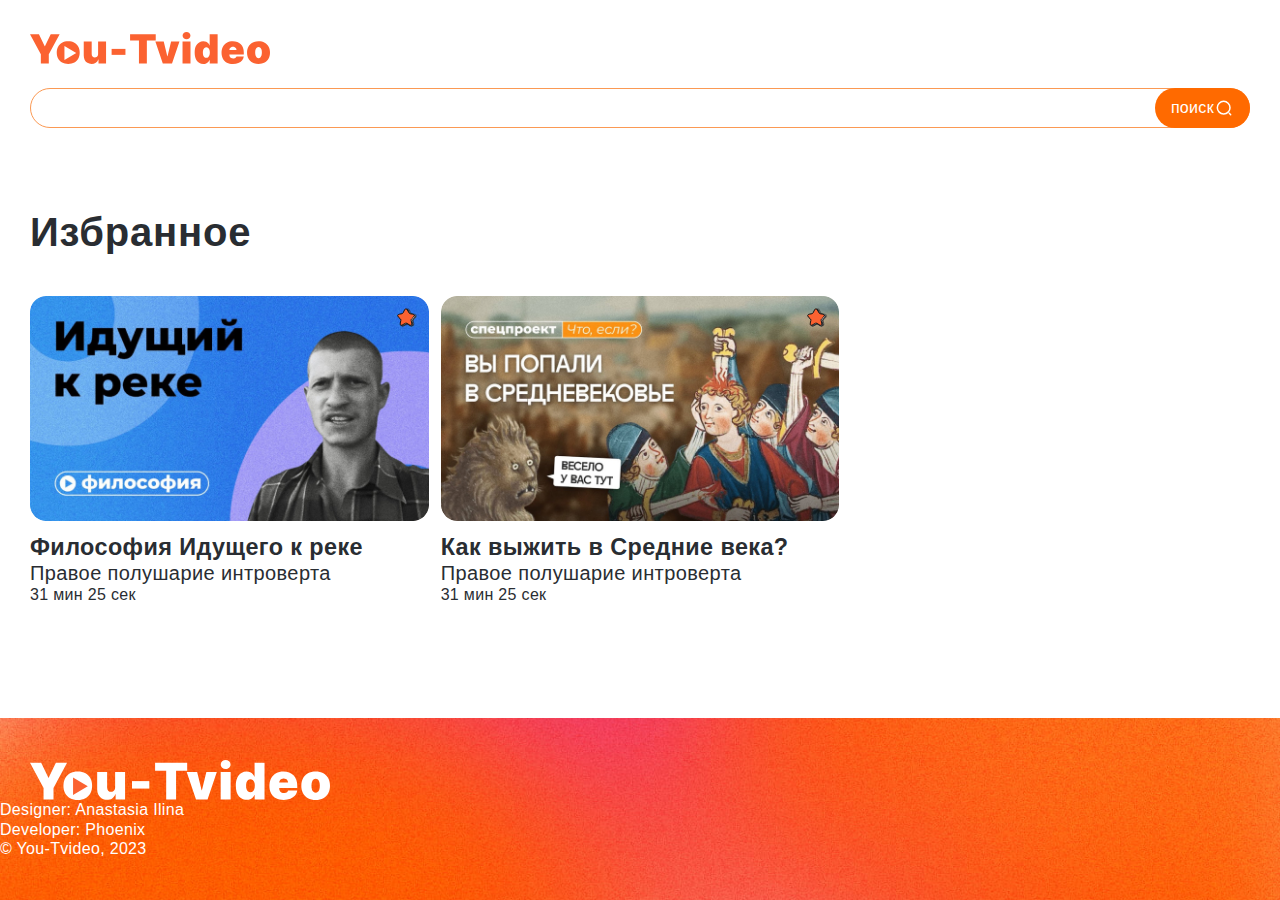
<file: favorite.html>
<!DOCTYPE html>
<html lang="en">

<head>
    <meta charset="UTF-8">
    <meta http-equiv="X-UA-Compatible" content="IE=edge">
    <meta name="viewport" content="width=device-width, initial-scale=1.0">
    <title>You-Tvideo</title>
    <link rel="stylesheet" href="styles/1.css">
    <link rel="stylesheet" href="styles/def.css">
    <script defer src="javascript/1.js"></script>
</head>

<body>
    <header class="header">
        <div class="container header__container">
            <a href="" class="header__link">
                <svg class="header__logo" viewbox="0 0 240 32" role="img" aria-label="logotip of service You-Yvideo">
                        <path d="M228.524 32C226.121 32 224.064 31.526 222.353 30.578C220.642 29.6205 219.33 28.2896 218.417 26.5852C217.504 24.8713 217.048 22.8845 217.048 20.6247C217.048 18.365 217.504 16.383 218.417 14.6786C219.33 12.9647 220.642 11.6337 222.353 10.6858C224.064 9.72827 226.121 9.24951 228.524 9.24951C230.927 9.24951 232.984 9.72827 234.694 10.6858C236.405 11.6337 237.717 12.9647 238.63 14.6786C239.543 16.383 240 18.365 240 20.6247C240 22.8845 239.543 24.8713 238.63 26.5852C237.717 28.2896 236.405 29.6205 234.694 30.578C232.984 31.526 230.927 32 228.524 32ZM228.581 26.14C229.254 26.14 229.836 25.915 230.326 25.4649C230.816 25.0149 231.196 24.3734 231.465 23.5403C231.734 22.7073 231.869 21.7163 231.869 20.5673C231.869 19.4087 231.734 18.4177 231.465 17.5942C231.196 16.7612 230.816 16.1196 230.326 15.6696C229.836 15.2196 229.254 14.9946 228.581 14.9946C227.87 14.9946 227.26 15.2196 226.75 15.6696C226.241 16.1196 225.852 16.7612 225.583 17.5942C225.314 18.4177 225.179 19.4087 225.179 20.5673C225.179 21.7163 225.314 22.7073 225.583 23.5403C225.852 24.3734 226.241 25.0149 226.75 25.4649C227.26 25.915 227.87 26.14 228.581 26.14Z" fill="#FB6231"/>
        <path d="M202.954 32C200.589 32 198.552 31.5499 196.841 30.6499C195.139 29.7402 193.828 28.438 192.905 26.7432C191.992 25.0389 191.535 22.9994 191.535 20.6247C191.535 18.3459 191.997 16.3542 192.919 14.6499C193.842 12.9455 195.144 11.6193 196.826 10.6714C198.508 9.72348 200.493 9.24951 202.781 9.24951C204.453 9.24951 205.967 9.50804 207.322 10.0251C208.677 10.5421 209.836 11.2938 210.797 12.28C211.758 13.2567 212.498 14.444 213.017 15.842C213.536 17.2399 213.796 18.815 213.796 20.5673V22.4057H194.015V18.0395H206.472C206.462 17.4075 206.298 16.8521 205.981 16.3734C205.674 15.8851 205.256 15.5068 204.727 15.2387C204.208 14.9611 203.617 14.8222 202.954 14.8222C202.31 14.8222 201.719 14.9611 201.18 15.2387C200.642 15.5068 200.21 15.8803 199.883 16.359C199.566 16.8378 199.397 17.3979 199.378 18.0395V22.7504C199.378 23.459 199.527 24.0909 199.825 24.6463C200.123 25.2016 200.551 25.6373 201.108 25.9533C201.666 26.2693 202.339 26.4272 203.127 26.4272C203.675 26.4272 204.174 26.3506 204.626 26.1974C205.087 26.0442 205.482 25.824 205.808 25.5368C206.135 25.2399 206.375 24.8857 206.529 24.4739H213.796C213.546 26.0059 212.955 27.3369 212.022 28.4667C211.09 29.587 209.855 30.4584 208.317 31.0807C206.789 31.6935 205.001 32 202.954 32Z" fill="#FB6231"/>
        <path d="M173.379 31.8851C171.803 31.8851 170.351 31.4733 169.025 30.6499C167.708 29.8264 166.651 28.5769 165.853 26.9012C165.065 25.2256 164.671 23.1143 164.671 20.5673C164.671 17.9054 165.084 15.7414 165.911 14.0754C166.747 12.4093 167.824 11.1885 169.14 10.4129C170.467 9.63732 171.86 9.24953 173.321 9.24953C174.417 9.24953 175.378 9.44103 176.205 9.82404C177.031 10.1975 177.724 10.7002 178.281 11.3321C178.838 11.9545 179.261 12.6391 179.55 13.386H179.665V2.18311H187.623V31.5978H179.723V27.9784H179.55C179.242 28.7253 178.8 29.3955 178.223 29.9892C177.656 30.5733 176.964 31.0377 176.147 31.3824C175.34 31.7175 174.417 31.8851 173.379 31.8851ZM176.32 25.7953C177.051 25.7953 177.675 25.5847 178.194 25.1633C178.723 24.7325 179.127 24.1292 179.406 23.3537C179.694 22.5685 179.838 21.6397 179.838 20.5673C179.838 19.4757 179.694 18.5422 179.406 17.7666C179.127 16.9814 178.723 16.383 178.194 15.9713C177.675 15.5499 177.051 15.3393 176.32 15.3393C175.59 15.3393 174.965 15.5499 174.446 15.9713C173.937 16.383 173.542 16.9814 173.264 17.7666C172.995 18.5422 172.86 19.4757 172.86 20.5673C172.86 21.6589 172.995 22.5972 173.264 23.3824C173.542 24.158 173.937 24.7564 174.446 25.1777C174.965 25.5894 175.59 25.7953 176.32 25.7953Z" fill="#FB6231"/>
        <path d="M152.538 31.5978V9.5368H160.496V31.5978H152.538ZM156.517 7.23878C155.441 7.23878 154.518 6.8845 153.749 6.17594C152.98 5.46738 152.595 4.6152 152.595 3.61939C152.595 2.62358 152.98 1.77139 153.749 1.06283C154.518 0.354278 155.441 0 156.517 0C157.603 0 158.526 0.354278 159.285 1.06283C160.054 1.77139 160.439 2.62358 160.439 3.61939C160.439 4.6152 160.054 5.46738 159.285 6.17594C158.526 6.8845 157.603 7.23878 156.517 7.23878Z" fill="#FB6231"/>
        <path d="M149.462 9.53687L142.023 31.5979H132.796L125.357 9.53687H133.719L137.294 24.1293H137.525L141.1 9.53687H149.462Z" fill="#FB6231"/>
        <path d="M100.075 8.61757V2.18311H125.738V8.61757H116.857V31.5978H108.956V8.61757H100.075Z" fill="#FB6231"/>
        <path d="M95.4494 16.8905V22.8654H81.6087V16.8905H95.4494Z" fill="#FB6231"/>
        <path d="M68.0987 21.9462V9.53687H76.0571V31.5979H68.5024V27.404H68.2717C67.7911 28.8115 66.9501 29.9127 65.7487 30.7074C64.5472 31.4926 63.1199 31.8852 61.4667 31.8852C59.9193 31.8852 58.564 31.5309 57.401 30.8223C56.2476 30.1138 55.349 29.1371 54.705 27.8923C54.0706 26.6476 53.7486 25.2209 53.739 23.6123V9.53687H61.6974V21.9462C61.707 23.0378 61.9857 23.8947 62.5336 24.5171C63.0911 25.1395 63.8696 25.4507 64.8692 25.4507C65.5324 25.4507 66.1043 25.3118 66.5849 25.0342C67.0751 24.7469 67.4499 24.3448 67.7094 23.8277C67.9786 23.3011 68.1083 22.6739 68.0987 21.9462Z" fill="#FB6231"/>
        <path d="M38.2214 32C35.8185 32 33.7616 31.526 32.0507 30.578C30.3399 29.6205 29.0279 28.2896 28.1148 26.5852C27.2017 24.8713 26.7452 22.8845 26.7452 20.6247C26.7452 18.365 27.2017 16.383 28.1148 14.6786C29.0279 12.9647 30.3399 11.6337 32.0507 10.6858C33.7616 9.72827 35.8185 9.24951 38.2214 9.24951C40.6242 9.24951 42.6811 9.72827 44.392 10.6858C46.1028 11.6337 47.4148 12.9647 48.3279 14.6786C49.241 16.383 49.6976 18.365 49.6976 20.6247C49.6976 22.8845 49.241 24.8713 48.3279 26.5852C47.4148 28.2896 46.1028 29.6205 44.392 30.578C42.6811 31.526 40.6242 32 38.2214 32Z" fill="#FB6231"/>
        <path d="M0 2.18311H8.93875L14.7057 14.1328H14.9364L20.7033 2.18311H29.642L18.8002 22.3483V31.5978H10.8418V22.3483L0 2.18311Z" fill="#FB6231"/>
        <path d="M46.2295 21L34.4262 27.9282V14.0718L46.2295 21Z" fill="white"/>
    
                </svg>
            </a>
            <!-- <a class="header__link header__link_favorite" href="/favorite.html">Избранное</a> -->
        </div>
    </header>

    <main>
        <section class="search">
            <div class="container">
                <form class="search__form">
                    <input type="search" class="search__input">
                    <button class="search__btn" type="submit">
                        <span>поиск</span>
                        <svg class="search__icon">    <path d="M9.66671 16C13.1645 16 16 13.1644 16 9.66665C16 6.16884 13.1645 3.33331 9.66671 3.33331C6.1689 3.33331 3.33337 6.16884 3.33337 9.66665C3.33337 13.1644 6.1689 16 9.66671 16Z" stroke="white" stroke-width="1.5" stroke-linecap="round" stroke-linejoin="round"/>
        <path d="M16.6667 16.6666L15.3334 15.3333" stroke="white" stroke-width="1.5" stroke-linecap="round" stroke-linejoin="round"/>
    
                        </svg>
                    </button>
                </form>
            </div>
        </section>
        <section class="video-list">
            <div class="container">
                <h2 class="video-list__title">Избранное</h2>

                <ul class="video-list__items">
                    <li class="video-list__item">
                        <article class="video-card">
                            <a href="" class="video-card__link">
                                <img src="img/1.jpg" alt="Превью видео Философия Идущего к реке" class="video-card__thumbnail">

                                <h3 class="video-card__title">Философия Идущего к реке</h3>

                                <p class="video-card__channel">Правое полушарие интроверта</p>

                                <p class="video-card__duration">31 мин 25 сек</p>
                            </a>
                            <button class="video-card__favorite" type="button" aria-label="Добавить в избранное, Философия Идущего к реке">
                                <svg class="search__icon">
                                        <path d="M11.4417 2.92495L12.9084 5.85828C13.1084 6.26662 13.6417 6.65828 14.0917 6.73328L16.75 7.17495C18.45 7.45828 18.85 8.69162 17.625 9.90828L15.5584 11.975C15.2084 12.325 15.0167 13 15.125 13.4833L15.7167 16.0416C16.1834 18.0666 15.1084 18.85 13.3167 17.7916L10.825 16.3166C10.375 16.05 9.63338 16.05 9.17505 16.3166L6.68338 17.7916C4.90005 18.85 3.81671 18.0583 4.28338 16.0416L4.87505 13.4833C4.98338 13 4.79171 12.325 4.44171 11.975L2.37505 9.90828C1.15838 8.69162 1.55005 7.45828 3.25005 7.17495L5.90838 6.73328C6.35005 6.65828 6.88338 6.26662 7.08338 5.85828L8.55005 2.92495C9.35005 1.33328 10.65 1.33328 11.4417 2.92495Z" stroke="#292D32" stroke-linecap="round" stroke-linejoin="round"/>
    
                                        <path d="M10.4417 1.925L11.9083 4.85833C12.1083 5.26666 12.6417 5.65833 13.0917 5.73333L15.75 6.175C17.45 6.45833 17.85 7.69166 16.625 8.90833L14.5583 10.975C14.2083 11.325 14.0167 12 14.125 12.4833L14.7167 15.0417C15.1833 17.0667 14.1083 17.85 12.3167 16.7917L9.82499 15.3167C9.37499 15.05 8.63332 15.05 8.17499 15.3167L5.68332 16.7917C3.89999 17.85 2.81665 17.0583 3.28332 15.0417L3.87499 12.4833C3.98332 12 3.79165 11.325 3.44165 10.975L1.37499 8.90833C0.158319 7.69166 0.549985 6.45833 2.24999 6.175L4.90832 5.73333C5.34999 5.65833 5.88332 5.26666 6.08332 4.85833L7.54999 1.925C8.34999 0.33333 9.64998 0.33333 10.4417 1.925Z" fill="#FB6231" stroke="#151515" stroke-linecap="round" stroke-linejoin="round"/>
    
                                </svg>
                            </button>
                        </article>
                    </li>
                    <li class="video-list__item">
                        <article class="video-card">
                            <a href="" class="video-card__link">
                                <img src="img/2.jpg" alt="Превью видео Как выжить в Средние века?" class="video-card__thumbnail">

                                <h3 class="video-card__title">Как выжить в Средние века?</h3>

                                <p class="video-card__channel">Правое полушарие интроверта</p>

                                <p class="video-card__duration">31 мин 25 сек</p>
                            </a>
                            <button class="video-card__favorite" type="button" aria-label="Добавить в избранное, Как выжить в Средние века?">
                                <svg class="video-card__icon">
                                        <path d="M11.4417 2.92495L12.9084 5.85828C13.1084 6.26662 13.6417 6.65828 14.0917 6.73328L16.75 7.17495C18.45 7.45828 18.85 8.69162 17.625 9.90828L15.5584 11.975C15.2084 12.325 15.0167 13 15.125 13.4833L15.7167 16.0416C16.1834 18.0666 15.1084 18.85 13.3167 17.7916L10.825 16.3166C10.375 16.05 9.63338 16.05 9.17505 16.3166L6.68338 17.7916C4.90005 18.85 3.81671 18.0583 4.28338 16.0416L4.87505 13.4833C4.98338 13 4.79171 12.325 4.44171 11.975L2.37505 9.90828C1.15838 8.69162 1.55005 7.45828 3.25005 7.17495L5.90838 6.73328C6.35005 6.65828 6.88338 6.26662 7.08338 5.85828L8.55005 2.92495C9.35005 1.33328 10.65 1.33328 11.4417 2.92495Z" stroke="#292D32" stroke-linecap="round" stroke-linejoin="round"/>
    
                                        <path d="M10.4417 1.925L11.9083 4.85833C12.1083 5.26666 12.6417 5.65833 13.0917 5.73333L15.75 6.175C17.45 6.45833 17.85 7.69166 16.625 8.90833L14.5583 10.975C14.2083 11.325 14.0167 12 14.125 12.4833L14.7167 15.0417C15.1833 17.0667 14.1083 17.85 12.3167 16.7917L9.82499 15.3167C9.37499 15.05 8.63332 15.05 8.17499 15.3167L5.68332 16.7917C3.89999 17.85 2.81665 17.0583 3.28332 15.0417L3.87499 12.4833C3.98332 12 3.79165 11.325 3.44165 10.975L1.37499 8.90833C0.158319 7.69166 0.549985 6.45833 2.24999 6.175L4.90832 5.73333C5.34999 5.65833 5.88332 5.26666 6.08332 4.85833L7.54999 1.925C8.34999 0.33333 9.64998 0.33333 10.4417 1.925Z" fill="#FB6231" stroke="#151515" stroke-linecap="round" stroke-linejoin="round"/>
    
                                </svg>
                            </button>
                        </article>
                    </li>
                </ul>
            </div>
        </section>


    </main>

    <footer class="footer">
        <div class="container footer__container">
            <a href="" class="footer__link">
                <svg class="footer__logo" viewbox="0 0 360 48" role="img" aria-label="logotip of service You-Yvideo">
                    <path d="M342.786 48C339.181 48 336.096 47.2891 333.53 45.8672C330.963 44.4309 328.995 42.4345 327.626 39.878C326.256 37.3071 325.571 34.3268 325.571 30.9372C325.571 27.5476 326.256 24.5746 327.626 22.018C328.995 19.4471 330.963 17.4507 333.53 16.0288C336.096 14.5925 339.181 13.8744 342.786 13.8744C346.39 13.8744 349.475 14.5925 352.041 16.0288C354.608 17.4507 356.576 19.4471 357.945 22.018C359.315 24.5746 360 27.5476 360 30.9372C360 34.3268 359.315 37.3071 357.945 39.878C356.576 42.4345 354.608 44.4309 352.041 45.8672C349.475 47.2891 346.39 48 342.786 48ZM342.872 39.2101C343.881 39.2101 344.754 38.8726 345.489 38.1975C346.224 37.5225 346.794 36.5602 347.197 35.3106C347.601 34.0611 347.803 32.5746 347.803 30.851C347.803 29.1132 347.601 27.6266 347.197 26.3914C346.794 25.1419 346.224 24.1796 345.489 23.5045C344.754 22.8295 343.881 22.492 342.872 22.492C341.805 22.492 340.89 22.8295 340.126 23.5045C339.361 24.1796 338.778 25.1419 338.374 26.3914C337.97 27.6266 337.768 29.1132 337.768 30.851C337.768 32.5746 337.97 34.0611 338.374 35.3106C338.778 36.5602 339.361 37.5225 340.126 38.1975C340.89 38.8726 341.805 39.2101 342.872 39.2101Z" fill="white"/>
        <path d="M304.431 48C300.884 48 297.827 47.325 295.261 45.9749C292.709 44.6105 290.741 42.6571 289.357 40.115C287.988 37.5584 287.303 34.4992 287.303 30.9372C287.303 27.5189 287.995 24.5315 289.379 21.9749C290.763 19.4184 292.716 17.4291 295.239 16.0072C297.763 14.5853 300.74 13.8744 304.171 13.8744C306.68 13.8744 308.95 14.2622 310.983 15.0378C313.016 15.8133 314.753 16.9408 316.195 18.4202C317.637 19.8852 318.747 21.6661 319.525 23.7631C320.304 25.86 320.693 28.2227 320.693 30.851V33.6087H291.022V27.0593H309.707C309.693 26.1114 309.448 25.2783 308.972 24.5602C308.511 23.8277 307.883 23.2604 307.091 22.8582C306.312 22.4417 305.425 22.2335 304.431 22.2335C303.465 22.2335 302.578 22.4417 301.771 22.8582C300.963 23.2604 300.314 23.8205 299.824 24.5387C299.348 25.2568 299.096 26.097 299.067 27.0593V34.1257C299.067 35.1886 299.291 36.1365 299.738 36.9695C300.185 37.8026 300.826 38.4561 301.662 38.93C302.499 39.404 303.508 39.641 304.69 39.641C305.512 39.641 306.262 39.5261 306.939 39.2963C307.631 39.0665 308.222 38.7361 308.712 38.3053C309.203 37.86 309.563 37.3286 309.794 36.711H320.693C320.318 39.009 319.432 41.0054 318.033 42.7002C316.635 44.3807 314.782 45.6877 312.475 46.6212C310.183 47.5404 307.501 48 304.431 48Z" fill="white"/>
        <path d="M260.068 47.8276C257.704 47.8276 255.527 47.21 253.537 45.9748C251.562 44.7396 249.976 42.8653 248.78 40.3518C247.597 37.8384 247.006 34.6714 247.006 30.8509C247.006 26.8581 247.626 23.6122 248.866 21.1131C250.12 18.614 251.735 16.7827 253.71 15.6194C255.7 14.456 257.791 13.8743 259.982 13.8743C261.626 13.8743 263.067 14.1615 264.307 14.7361C265.547 15.2962 266.585 16.0502 267.421 16.9982C268.257 17.9317 268.892 18.9587 269.324 20.079H269.497V3.27466H281.435V47.3967H269.584V41.9676H269.324C268.863 43.0879 268.2 44.0933 267.335 44.9838C266.484 45.8599 265.446 46.5565 264.221 47.0736C263.01 47.5763 261.626 47.8276 260.068 47.8276ZM264.48 38.693C265.576 38.693 266.513 38.377 267.292 37.745C268.084 37.0987 268.69 36.1939 269.108 35.0305C269.541 33.8527 269.757 32.4596 269.757 30.8509C269.757 29.2136 269.541 27.8132 269.108 26.6499C268.69 25.4721 268.084 24.5745 267.292 23.9569C266.513 23.3249 265.576 23.0089 264.48 23.0089C263.384 23.0089 262.447 23.3249 261.669 23.9569C260.905 24.5745 260.314 25.4721 259.895 26.6499C259.492 27.8132 259.29 29.2136 259.29 30.8509C259.29 32.4883 259.492 33.8958 259.895 35.0736C260.314 36.2369 260.905 37.1346 261.669 37.7666C262.447 38.3842 263.384 38.693 264.48 38.693Z" fill="white"/>
        <path d="M228.807 47.3968V14.3052H240.744V47.3968H228.807ZM234.775 10.8582C233.161 10.8582 231.777 10.3267 230.623 9.26391C229.47 8.20107 228.893 6.9228 228.893 5.42908C228.893 3.93537 229.47 2.65709 230.623 1.59425C231.777 0.531417 233.161 0 234.775 0C236.405 0 237.789 0.531417 238.928 1.59425C240.081 2.65709 240.658 3.93537 240.658 5.42908C240.658 6.9228 240.081 8.20107 238.928 9.26391C237.789 10.3267 236.405 10.8582 234.775 10.8582Z" fill="white"/>
        <path d="M224.193 14.3053L213.034 47.3968H199.194L188.035 14.3053H200.578L205.941 36.194H206.287L211.65 14.3053H224.193Z" fill="white"/>
        <path d="M150.112 12.9264V3.27466H188.607V12.9264H175.285V47.3967H163.434V12.9264H150.112Z" fill="white"/>
        <path d="M143.174 25.3357V34.298H122.413V25.3357H143.174Z" fill="white"/>
        <path d="M102.148 32.9193V14.3053H114.085V47.3969H102.753V41.106H102.407C101.687 43.2173 100.425 44.869 98.6229 46.0611C96.8207 47.2389 94.6797 47.8277 92.1999 47.8277C89.8787 47.8277 87.8459 47.2963 86.1014 46.2335C84.3713 45.1706 83.0233 43.7056 82.0573 41.8385C81.1058 39.9714 80.6228 37.8313 80.6084 35.4184V14.3053H92.546V32.9193C92.5604 34.5566 92.9785 35.8421 93.8003 36.7757C94.6365 37.7092 95.8043 38.176 97.3037 38.176C98.2985 38.176 99.1563 37.9678 99.8772 37.5513C100.612 37.1204 101.175 36.5171 101.564 35.7416C101.968 34.9516 102.162 34.0109 102.148 32.9193Z" fill="white"/>
        <path d="M57.332 48C53.7276 48 50.6423 47.2891 48.076 45.8672C45.5098 44.4309 43.5418 42.4345 42.1721 39.878C40.8025 37.3071 40.1177 34.3268 40.1177 30.9372C40.1177 27.5476 40.8025 24.5746 42.1721 22.018C43.5418 19.4471 45.5098 17.4507 48.076 16.0288C50.6423 14.5925 53.7276 13.8744 57.332 13.8744C60.9363 13.8744 64.0216 14.5925 66.5879 16.0288C69.1542 17.4507 71.1222 19.4471 72.4918 22.018C73.8614 24.5746 74.5463 27.5476 74.5463 30.9372C74.5463 34.3268 73.8614 37.3071 72.4918 39.878C71.1222 42.4345 69.1542 44.4309 66.5879 45.8672C64.0216 47.2891 60.9363 48 57.332 48Z" fill="white"/>
        <path d="M0 3.27466H13.4081L22.0585 21.1992H22.4045L31.0549 3.27466H44.4631L28.2003 33.5224V47.3967H16.2628V33.5224L0 3.27466Z" fill="white"/>
        <path d="M69.3442 31.5L51.6393 41.8923V21.1077L69.3442 31.5Z" fill="#FB6231"/>
    
                </svg>
            </a>

        </div>
        <ul class="footers__developers">
            <li class="footers__developers-item">
                Designer: <a class="footers__developers-link" href="http://t.me/noone" target="_blank" rel="noopener">Anastasia Ilina </a>
            </li>
            <li class="footers__developers-item">
                Developer: <a class="footers__developers-link" href="http://t.me/noone" target="_blank" rel="noopener">Phoenix</a>
            </li>
        </ul>
        <p class="footer__copyright">© You-Tvideo, 2023 </p>
    </footer>





</body>

</html>
</file>
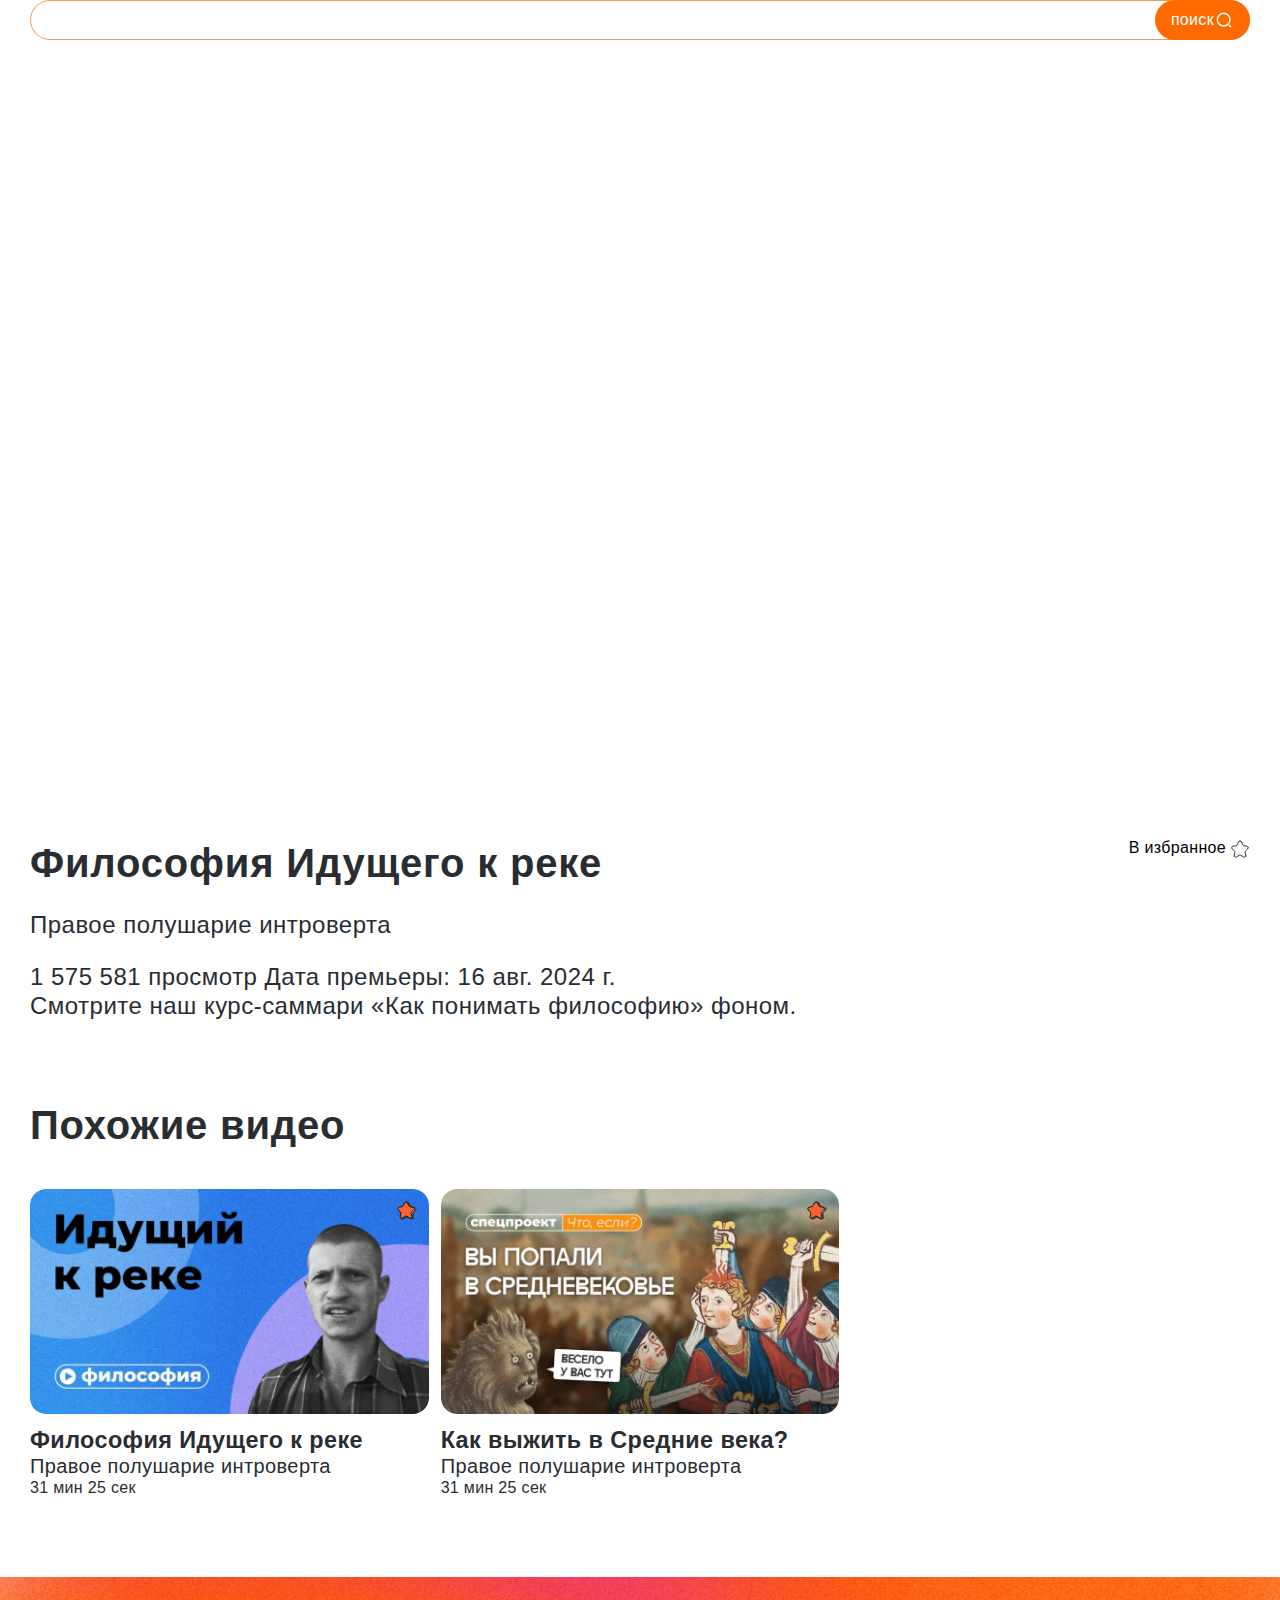
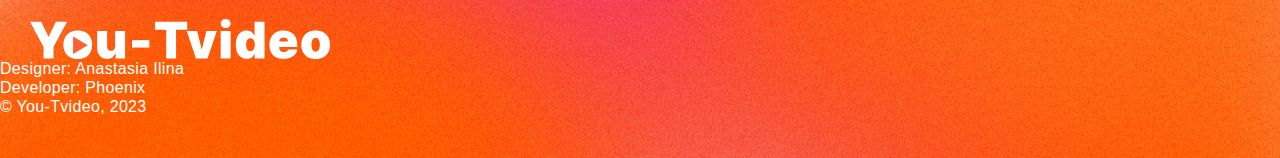
<file: video.html>
<!DOCTYPE html>
<html lang="en">

<head>
    <meta charset="UTF-8">
    <meta http-equiv="X-UA-Compatible" content="IE=edge">
    <meta name="viewport" content="width=device-width, initial-scale=1.0">
    <title>You-Tvideo</title>
    <link rel="stylesheet" href="styles/1.css">
    <link rel="stylesheet" href="styles/def.css">
    <script defer src="javascript/1.js"></script>
</head>

<body>


    <main>
        <section class="search">
            <div class="container">
                <form class="search__form">
                    <input type="search" class="search__input">
                    <button class="search__btn" type="submit">
                        <span>поиск</span>
                        <svg class="search__icon">    <path d="M9.66671 16C13.1645 16 16 13.1644 16 9.66665C16 6.16884 13.1645 3.33331 9.66671 3.33331C6.1689 3.33331 3.33337 6.16884 3.33337 9.66665C3.33337 13.1644 6.1689 16 9.66671 16Z" stroke="white" stroke-width="1.5" stroke-linecap="round" stroke-linejoin="round"/>
        <path d="M16.6667 16.6666L15.3334 15.3333" stroke="white" stroke-width="1.5" stroke-linecap="round" stroke-linejoin="round"/>
    
                        </svg>
                    </button>
                </form>
            </div>
        </section>

        <section class="video">
            <div class="container">
                <div class="video__player">
                    <iframe class="video__iframe" src="https://www.youtube.com/embed/GNbcn5fr3K8" frameborder="0" allowfullscreen allow="accelerometer; autoplay; clipboard-write; encrypted-media; gyroscope; picture-in-picture; web-share"></iframe>
                </div>
                <div class="video__container">
                    <div class="video__content">

                        <h2 class="video__title">Философия Идущего к реке</h2>

                        <p class="video__channel">Правое полушарие интроверта</p>

                        <p class="video__info">
                            <span class="video__views">1 575 581 просмотр</span>
                            <span class="video__date">Дата премьеры: 16 авг. 2024 г.</span>
                        </p>
                        <p class="video__description">Смотрите наш курс-саммари «Как понимать философию» фоном.</p>
                    </div>

                    <button class="video__link favorite" href="/favorite.html">
                        <span class="video__no-favorite">B избранное</span>
                        <span class="video__favorite">Избранное</span>
                        <svg class="video__icon">
                                <path d="M11.4417 2.92495L12.9084 5.85828C13.1084 6.26662 13.6417 6.65828 14.0917 6.73328L16.75 7.17495C18.45 7.45828 18.85 8.69162 17.625 9.90828L15.5584 11.975C15.2084 12.325 15.0167 13 15.125 13.4833L15.7167 16.0416C16.1834 18.0666 15.1084 18.85 13.3167 17.7916L10.825 16.3166C10.375 16.05 9.63338 16.05 9.17505 16.3166L6.68338 17.7916C4.90005 18.85 3.81671 18.0583 4.28338 16.0416L4.87505 13.4833C4.98338 13 4.79171 12.325 4.44171 11.975L2.37505 9.90828C1.15838 8.69162 1.55005 7.45828 3.25005 7.17495L5.90838 6.73328C6.35005 6.65828 6.88338 6.26662 7.08338 5.85828L8.55005 2.92495C9.35005 1.33328 10.65 1.33328 11.4417 2.92495Z" stroke="#292D32" stroke-linecap="round" stroke-linejoin="round"/>
    
                        </svg>
                    </button>
                </div>
            </div>
        </section>

        <section class="video-list">
            <div class="container">
                <h2 class="video-list__title">Похожие видео</h2>

                <ul class="video-list__items">
                    <li class="video-list__item">
                        <article class="video-card">
                            <a href="" class="video-card__link">
                                <img src="img/1.jpg" alt="Превью видео Философия Идущего к реке" class="video-card__thumbnail">

                                <h3 class="video-card__title">Философия Идущего к реке</h3>

                                <p class="video-card__channel">Правое полушарие интроверта</p>

                                <p class="video-card__duration">31 мин 25 сек</p>
                            </a>
                            <button class="video-card__favorite" type="button" aria-label="Добавить в избранное, Философия Идущего к реке">
                                <svg class="video-card__icon">
                                        <path d="M11.4417 2.92495L12.9084 5.85828C13.1084 6.26662 13.6417 6.65828 14.0917 6.73328L16.75 7.17495C18.45 7.45828 18.85 8.69162 17.625 9.90828L15.5584 11.975C15.2084 12.325 15.0167 13 15.125 13.4833L15.7167 16.0416C16.1834 18.0666 15.1084 18.85 13.3167 17.7916L10.825 16.3166C10.375 16.05 9.63338 16.05 9.17505 16.3166L6.68338 17.7916C4.90005 18.85 3.81671 18.0583 4.28338 16.0416L4.87505 13.4833C4.98338 13 4.79171 12.325 4.44171 11.975L2.37505 9.90828C1.15838 8.69162 1.55005 7.45828 3.25005 7.17495L5.90838 6.73328C6.35005 6.65828 6.88338 6.26662 7.08338 5.85828L8.55005 2.92495C9.35005 1.33328 10.65 1.33328 11.4417 2.92495Z" stroke="#292D32" stroke-linecap="round" stroke-linejoin="round"/>
    
                                        <path d="M10.4417 1.925L11.9083 4.85833C12.1083 5.26666 12.6417 5.65833 13.0917 5.73333L15.75 6.175C17.45 6.45833 17.85 7.69166 16.625 8.90833L14.5583 10.975C14.2083 11.325 14.0167 12 14.125 12.4833L14.7167 15.0417C15.1833 17.0667 14.1083 17.85 12.3167 16.7917L9.82499 15.3167C9.37499 15.05 8.63332 15.05 8.17499 15.3167L5.68332 16.7917C3.89999 17.85 2.81665 17.0583 3.28332 15.0417L3.87499 12.4833C3.98332 12 3.79165 11.325 3.44165 10.975L1.37499 8.90833C0.158319 7.69166 0.549985 6.45833 2.24999 6.175L4.90832 5.73333C5.34999 5.65833 5.88332 5.26666 6.08332 4.85833L7.54999 1.925C8.34999 0.33333 9.64998 0.33333 10.4417 1.925Z" fill="#FB6231" stroke="#151515" stroke-linecap="round" stroke-linejoin="round"/>
    
                                </svg>
                            </button>
                        </article>
                    </li>
                    <li class="video-list__item">
                        <article class="video-card">
                            <a href="" class="video-card__link">
                                <img src="img/2.jpg" alt="Превью видео Как выжить в Средние века?" class="video-card__thumbnail">

                                <h3 class="video-card__title">Как выжить в Средние века?</h3>

                                <p class="video-card__channel">Правое полушарие интроверта</p>

                                <p class="video-card__duration">31 мин 25 сек</p>
                            </a>
                            <button class="video-card__favorite" type="button" aria-label="Добавить в избранное, Как выжить в Средние века?">
                                <svg class="video-card__icon">
                                        <path d="M11.4417 2.92495L12.9084 5.85828C13.1084 6.26662 13.6417 6.65828 14.0917 6.73328L16.75 7.17495C18.45 7.45828 18.85 8.69162 17.625 9.90828L15.5584 11.975C15.2084 12.325 15.0167 13 15.125 13.4833L15.7167 16.0416C16.1834 18.0666 15.1084 18.85 13.3167 17.7916L10.825 16.3166C10.375 16.05 9.63338 16.05 9.17505 16.3166L6.68338 17.7916C4.90005 18.85 3.81671 18.0583 4.28338 16.0416L4.87505 13.4833C4.98338 13 4.79171 12.325 4.44171 11.975L2.37505 9.90828C1.15838 8.69162 1.55005 7.45828 3.25005 7.17495L5.90838 6.73328C6.35005 6.65828 6.88338 6.26662 7.08338 5.85828L8.55005 2.92495C9.35005 1.33328 10.65 1.33328 11.4417 2.92495Z" stroke="#292D32" stroke-linecap="round" stroke-linejoin="round"/>
    
                                        <path d="M10.4417 1.925L11.9083 4.85833C12.1083 5.26666 12.6417 5.65833 13.0917 5.73333L15.75 6.175C17.45 6.45833 17.85 7.69166 16.625 8.90833L14.5583 10.975C14.2083 11.325 14.0167 12 14.125 12.4833L14.7167 15.0417C15.1833 17.0667 14.1083 17.85 12.3167 16.7917L9.82499 15.3167C9.37499 15.05 8.63332 15.05 8.17499 15.3167L5.68332 16.7917C3.89999 17.85 2.81665 17.0583 3.28332 15.0417L3.87499 12.4833C3.98332 12 3.79165 11.325 3.44165 10.975L1.37499 8.90833C0.158319 7.69166 0.549985 6.45833 2.24999 6.175L4.90832 5.73333C5.34999 5.65833 5.88332 5.26666 6.08332 4.85833L7.54999 1.925C8.34999 0.33333 9.64998 0.33333 10.4417 1.925Z" fill="#FB6231" stroke="#151515" stroke-linecap="round" stroke-linejoin="round"/>
    
                                </svg>
                            </button>
                        </article>
                    </li>
                </ul>
            </div>
        </section>


    </main>

    <footer class="footer">
        <div class="container footer__container">
            <a href="" class="footer__link">
                <svg class="footer__logo" viewbox="0 0 360 48" role="img" aria-label="logotip of service You-Yvideo">
                    <path d="M342.786 48C339.181 48 336.096 47.2891 333.53 45.8672C330.963 44.4309 328.995 42.4345 327.626 39.878C326.256 37.3071 325.571 34.3268 325.571 30.9372C325.571 27.5476 326.256 24.5746 327.626 22.018C328.995 19.4471 330.963 17.4507 333.53 16.0288C336.096 14.5925 339.181 13.8744 342.786 13.8744C346.39 13.8744 349.475 14.5925 352.041 16.0288C354.608 17.4507 356.576 19.4471 357.945 22.018C359.315 24.5746 360 27.5476 360 30.9372C360 34.3268 359.315 37.3071 357.945 39.878C356.576 42.4345 354.608 44.4309 352.041 45.8672C349.475 47.2891 346.39 48 342.786 48ZM342.872 39.2101C343.881 39.2101 344.754 38.8726 345.489 38.1975C346.224 37.5225 346.794 36.5602 347.197 35.3106C347.601 34.0611 347.803 32.5746 347.803 30.851C347.803 29.1132 347.601 27.6266 347.197 26.3914C346.794 25.1419 346.224 24.1796 345.489 23.5045C344.754 22.8295 343.881 22.492 342.872 22.492C341.805 22.492 340.89 22.8295 340.126 23.5045C339.361 24.1796 338.778 25.1419 338.374 26.3914C337.97 27.6266 337.768 29.1132 337.768 30.851C337.768 32.5746 337.97 34.0611 338.374 35.3106C338.778 36.5602 339.361 37.5225 340.126 38.1975C340.89 38.8726 341.805 39.2101 342.872 39.2101Z" fill="white"/>
        <path d="M304.431 48C300.884 48 297.827 47.325 295.261 45.9749C292.709 44.6105 290.741 42.6571 289.357 40.115C287.988 37.5584 287.303 34.4992 287.303 30.9372C287.303 27.5189 287.995 24.5315 289.379 21.9749C290.763 19.4184 292.716 17.4291 295.239 16.0072C297.763 14.5853 300.74 13.8744 304.171 13.8744C306.68 13.8744 308.95 14.2622 310.983 15.0378C313.016 15.8133 314.753 16.9408 316.195 18.4202C317.637 19.8852 318.747 21.6661 319.525 23.7631C320.304 25.86 320.693 28.2227 320.693 30.851V33.6087H291.022V27.0593H309.707C309.693 26.1114 309.448 25.2783 308.972 24.5602C308.511 23.8277 307.883 23.2604 307.091 22.8582C306.312 22.4417 305.425 22.2335 304.431 22.2335C303.465 22.2335 302.578 22.4417 301.771 22.8582C300.963 23.2604 300.314 23.8205 299.824 24.5387C299.348 25.2568 299.096 26.097 299.067 27.0593V34.1257C299.067 35.1886 299.291 36.1365 299.738 36.9695C300.185 37.8026 300.826 38.4561 301.662 38.93C302.499 39.404 303.508 39.641 304.69 39.641C305.512 39.641 306.262 39.5261 306.939 39.2963C307.631 39.0665 308.222 38.7361 308.712 38.3053C309.203 37.86 309.563 37.3286 309.794 36.711H320.693C320.318 39.009 319.432 41.0054 318.033 42.7002C316.635 44.3807 314.782 45.6877 312.475 46.6212C310.183 47.5404 307.501 48 304.431 48Z" fill="white"/>
        <path d="M260.068 47.8276C257.704 47.8276 255.527 47.21 253.537 45.9748C251.562 44.7396 249.976 42.8653 248.78 40.3518C247.597 37.8384 247.006 34.6714 247.006 30.8509C247.006 26.8581 247.626 23.6122 248.866 21.1131C250.12 18.614 251.735 16.7827 253.71 15.6194C255.7 14.456 257.791 13.8743 259.982 13.8743C261.626 13.8743 263.067 14.1615 264.307 14.7361C265.547 15.2962 266.585 16.0502 267.421 16.9982C268.257 17.9317 268.892 18.9587 269.324 20.079H269.497V3.27466H281.435V47.3967H269.584V41.9676H269.324C268.863 43.0879 268.2 44.0933 267.335 44.9838C266.484 45.8599 265.446 46.5565 264.221 47.0736C263.01 47.5763 261.626 47.8276 260.068 47.8276ZM264.48 38.693C265.576 38.693 266.513 38.377 267.292 37.745C268.084 37.0987 268.69 36.1939 269.108 35.0305C269.541 33.8527 269.757 32.4596 269.757 30.8509C269.757 29.2136 269.541 27.8132 269.108 26.6499C268.69 25.4721 268.084 24.5745 267.292 23.9569C266.513 23.3249 265.576 23.0089 264.48 23.0089C263.384 23.0089 262.447 23.3249 261.669 23.9569C260.905 24.5745 260.314 25.4721 259.895 26.6499C259.492 27.8132 259.29 29.2136 259.29 30.8509C259.29 32.4883 259.492 33.8958 259.895 35.0736C260.314 36.2369 260.905 37.1346 261.669 37.7666C262.447 38.3842 263.384 38.693 264.48 38.693Z" fill="white"/>
        <path d="M228.807 47.3968V14.3052H240.744V47.3968H228.807ZM234.775 10.8582C233.161 10.8582 231.777 10.3267 230.623 9.26391C229.47 8.20107 228.893 6.9228 228.893 5.42908C228.893 3.93537 229.47 2.65709 230.623 1.59425C231.777 0.531417 233.161 0 234.775 0C236.405 0 237.789 0.531417 238.928 1.59425C240.081 2.65709 240.658 3.93537 240.658 5.42908C240.658 6.9228 240.081 8.20107 238.928 9.26391C237.789 10.3267 236.405 10.8582 234.775 10.8582Z" fill="white"/>
        <path d="M224.193 14.3053L213.034 47.3968H199.194L188.035 14.3053H200.578L205.941 36.194H206.287L211.65 14.3053H224.193Z" fill="white"/>
        <path d="M150.112 12.9264V3.27466H188.607V12.9264H175.285V47.3967H163.434V12.9264H150.112Z" fill="white"/>
        <path d="M143.174 25.3357V34.298H122.413V25.3357H143.174Z" fill="white"/>
        <path d="M102.148 32.9193V14.3053H114.085V47.3969H102.753V41.106H102.407C101.687 43.2173 100.425 44.869 98.6229 46.0611C96.8207 47.2389 94.6797 47.8277 92.1999 47.8277C89.8787 47.8277 87.8459 47.2963 86.1014 46.2335C84.3713 45.1706 83.0233 43.7056 82.0573 41.8385C81.1058 39.9714 80.6228 37.8313 80.6084 35.4184V14.3053H92.546V32.9193C92.5604 34.5566 92.9785 35.8421 93.8003 36.7757C94.6365 37.7092 95.8043 38.176 97.3037 38.176C98.2985 38.176 99.1563 37.9678 99.8772 37.5513C100.612 37.1204 101.175 36.5171 101.564 35.7416C101.968 34.9516 102.162 34.0109 102.148 32.9193Z" fill="white"/>
        <path d="M57.332 48C53.7276 48 50.6423 47.2891 48.076 45.8672C45.5098 44.4309 43.5418 42.4345 42.1721 39.878C40.8025 37.3071 40.1177 34.3268 40.1177 30.9372C40.1177 27.5476 40.8025 24.5746 42.1721 22.018C43.5418 19.4471 45.5098 17.4507 48.076 16.0288C50.6423 14.5925 53.7276 13.8744 57.332 13.8744C60.9363 13.8744 64.0216 14.5925 66.5879 16.0288C69.1542 17.4507 71.1222 19.4471 72.4918 22.018C73.8614 24.5746 74.5463 27.5476 74.5463 30.9372C74.5463 34.3268 73.8614 37.3071 72.4918 39.878C71.1222 42.4345 69.1542 44.4309 66.5879 45.8672C64.0216 47.2891 60.9363 48 57.332 48Z" fill="white"/>
        <path d="M0 3.27466H13.4081L22.0585 21.1992H22.4045L31.0549 3.27466H44.4631L28.2003 33.5224V47.3967H16.2628V33.5224L0 3.27466Z" fill="white"/>
        <path d="M69.3442 31.5L51.6393 41.8923V21.1077L69.3442 31.5Z" fill="#FB6231"/>
    
                </svg>
            </a>

        </div>
        <ul class="footers__developers">
            <li class="footers__developers-item">
                Designer: <a class="footers__developers-link" href="http://t.me/noone" target="_blank" rel="noopener">Anastasia Ilina </a>
            </li>
            <li class="footers__developers-item">
                Developer: <a class="footers__developers-link" href="http://t.me/noone" target="_blank" rel="noopener">Phoenix</a>
            </li>
        </ul>
        <p class="footer__copyright">© You-Tvideo, 2023 </p>
    </footer>





</body>

</html>
</file>
<file: styles/def.css>
@font-face {
    font-family: Inter;
    font-weight: 400;
    src: url('../fonts/inter-v13-cyrillic_latin-regular.woff2');
}

@font-face {
    font-family: Inter;
    font-weight: 400;
    src: url('../fonts/inter-v13-cyrillic_latin-900.woff2');
}

html {
    position: relative;
    box-sizing: border-box;
}

*,
*::before,
*::after {
    box-sizing: inherit;
}

svg {
    fill: none;
}

body {
    position: relative;
    overflow-x: hidden;
    min-width: 320px;
    min-height: 100vh;
    font-family: Impact, sans-serif;
    -webkit-font-smoothing: antialiased;
    -moz-osx-font-smoothing: grayscale;
    text-rendering: optimizeLegibility;
    -webkit-tap-highlight-color: rgba(0, 0, 0, 0);
    -webkit-tap-highlight-color: transparent;
    font-size: 20px;
    color: #292D32;
    line-height: 1.2;
    background-color: #fff;
    letter-spacing: 0.02em;
    display: flex;
    flex-direction: column;
}

main {
    flex-grow: 1;
}

img,
svg {
    display: block;
    max-width: 100%;
    height: auto;
}

svg {
    max-height: 100%;
}

button {
    padding: 0;
    cursor: pointer;
    border: none;
    background-color: transparent;
}

a {
    text-decoration: none;
    color: inherit;
}

ul {
    list-style: none;
    padding: 0;
    margin: 0;
}

h1,
h2,
h3,
p,
figure,
fieldset {
    margin: 0;
}

iframe {
    border: none;
}

.visually-hidden {
    position: fixed;
    transform: scale(0);
}

.container {
    --container-width: 1260px;
    --container-offset: 30px;
    max-width: calc(var(--container-width) + var(--container-offset)*2);
    padding: 0 var(--container-offset);
    margin: 0 auto;
}

.header {
    padding: 32px 0 24px;
}

.header__container {
    display: flex;
    align-items: center;
    justify-content: space-between;
}

.header__logo {
    width: 240px;
}

.header__link_favorite {
    display: flex;
    align-items: center;
    gap: 4px;
    font-size: 16px;
    letter-spacing: 0.02em;
}

.header__icon {
    width: 20px;
    height: 20px;
}

.hero {
    padding: 60px 0 80px;
    background: #FF6A00 url('../img/bg.jpg') center/cover;
    color: #fff;
    margin-bottom: 32px;
}

.hero__container {
    position: relative;
    display: flex;
    flex-direction: column;
    align-items: center;
}

.hero__link {
    position: absolute;
    top: -36px;
    right: 0;
    display: flex;
    align-items: center;
    gap: 4;
    letter-spacing: 0.02em;
}

.hero__icon {
    width: 20px;
    height: 20px;
}

.hero__logo {
    width: 240px;
    margin-bottom: 80px;
    text-align: center;
}

.hero__title {
    font-size: 70px;
    font-weight: 900;
    letter-spacing: 0.02em;
    margin-bottom: 40px;
    text-align: center;
}

.hero__tagline {
    font-size: 20px;
    letter-spacing: 0.02em;
    text-align: center;
}

.search {
    position: relative;
}

.search__form {
    width: 100%;
    position: relative;
}

.search__input {
    width: 100%;
    border-radius: 40px;
    border: 1px solid #FB9953;
    padding: 10px 124px 10px 24px;
    outline: none;
    font-size: 16px;
    letter-spacing: 0.02em;
}

.search__input::placeholder {
    color: #292D32;
    letter-spacing: 0.02em;
}

.search__btn {
    position: absolute;
    top: 0;
    right: 0;
    bottom: 0;
    padding: 8px 16px;
    display: flex;
    align-items: center;
    background: #FF6A00;
    font-size: 16px;
    border-radius: 40px;
    letter-spacing: 0.02em;
    color: #fff;
}

.search__icon {
    width: 20px;
    height: 20px;
}

.video-list {
    padding: 80px 0;
}

.video-list__title {
    font-size: 40px;
    font-weight: 900;
    letter-spacing: 0.02em;
    margin-bottom: 40px;
}

.video-list__items {
    --grid-count: 3;
    --grid-column-gap: 12px;
    display: grid;
    grid-template-columns: repeat(var(--grid-count), calc( (100% / var(--grid-count)) - (var(--grid-column-gap))*(var(--grid-count) - 1) /var(--grid-count)));
    gap: 40px var(--grid-column-gap);
}

.video-card {
    position: relative;
}

.video-card__thumbnail {
    border-radius: 16px;
    margin-bottom: 12px;
    width: 100%;
}

.videocard__title {
    font-size: 24px;
    font-weight: 900;
    letter-spacing: 0.02em;
    margin-bottom: 10px;
}

.videocard__channel {
    font-size: 20px;
    letter-spacing: 0.02em;
    margin-bottom: 10px;
}

.video-card__duration {
    font-size: 16px;
    letter-spacing: 0.02em;
}

.video-card__favorite {
    position: absolute;
    top: 12px;
    right: 12px;
}

.video-card__favorite .star {
    display: none;
}

.video-card__icon {
    width: 20px;
    height: 20px;
}

.video-card__favorite.active .star {
    display: block;
}

.video {
    padding-top: 80px;
}

.video__player {
    position: relative;
    padding-bottom: 56.25%;
    height: 0;
    overflow: hidden;
    margin-bottom: 32px;
}

.video__iframe {
    position: absolute;
    top: 0;
    left: 0;
    width: 100%;
    height: 100%;
    border-radius: 16px;
}

.video__container {
    display: flex;
    justify-content: space-between;
    gap: 34px;
}

.video__content {
    max-width: 1048px;
    hyphens: auto;
    overflow-wrap: anywhere;
}

.video__title {
    font-size: 40px;
    font-weight: 900;
    letter-spacing: 0.02em;
    margin-bottom: 24px;
}

.video__channel {
    font-size: 24px;
    letter-spacing: 0.02em;
    margin-bottom: 24px;
}

.video__info {
    font-size: 24px;
    letter-spacing: 0.02em;
}

.video__description {
    font-size: 24px;
    letter-spacing: 0.02em;
}

.video__link {
    flex-shrink: 0;
    align-self: start;
    white-space: nowrap;
    display: flex;
    gap: 4px;
    align-items: center;
    font-size: 16px;
    letter-spacing: 0.02em;
}

.video__link .video__link_active {
    display: none;
}

.video__link .video__no-favorite {
    display: block;
}

.video__link.active .video__no-favorite {
    display: none;
}

.video__link .video__favorite {
    display: none;
}

.video__link.active .video__favorite {
    display: block;
}

.video__link.active .video__link_active {
    display: block;
}


/* .video__favorite {} */

.video__icon {
    width: 20px;
    height: 20px;
}

.footer {
    padding: 42px 0;
    background: #FF6A00 url('../img/bg.jpg') center/cover;
    color: #fff;
    font-size: 16px;
    letter-spacing: 0.02em;
}

.footer__container {
    display: grid;
    grid-template-columns: max-content max-content;
    align-items: center;
    justify-content: space-between;
    gap: 10px 30px;
}

.footer__link:hover {
    color: #ccc;
}

.footer__logo {
    width: 100%;
}

.footer__link_logo {
    grid-column: 1/2;
    grid-row: 1/3;
    max-width: 360px;
    width: 100%;
}

.footer__developers {
    grid-column: 2/3;
}

.footer__developers-item {
    margin-bottom: 8px;
}

.footer__developers-item:last-child {
    margin-bottom: 0;
}

.footer__copyright {
    grid-column: 2/3;
}

.preloader {
    height: 100%;
    width: 100%;
    display: flex;
    margin: auto;
}

.preloader__text {
    color: #FF6A00;
}

input[type="search"]::-webkit-search-cancel-button {
    display: none;
}

@media (width <=1024px) {
    .container {
        --container-width: 942px;
    }
    .hero {
        padding: 40px 0 58px;
    }
    .hero__logo {
        width: 200px;
        margin-bottom: 45px;
    }
    .hero__title {
        font-size: 50px;
        margin-bottom: 32px;
    }
    .hero__link {
        top: -16px;
    }
    .video-list {
        padding: 60px 0;
    }
    .video-list__title {
        font-size: 32px;
        margin-bottom: 40px;
    }
    .video-list__items {
        row-gap: 32px;
    }
    .video-card__title {
        font-size: 24px;
    }
    .video-card__channel {
        font-size: 20px;
    }
    .video-card__duration {
        font-size: 16px;
    }
    .video {
        padding-top: 60px;
    }
    .video__content {
        max-width: 730px;
    }
    .video__title {
        font-size: 32px;
        font-size: 24px;
    }
    .video__channel {
        font-size: 20px;
        margin-bottom: 20px;
    }
    .video__info {
        font-size: 20px;
    }
    .video__description {
        font-size: 20px;
    }
    .footer {
        padding: 27px 0;
        font-size: 14px;
    }
    .footer__container {
        grid-template-columns: max-content max-content;
    }
    .footer__link_logo {
        max-width: 305px;
    }
}

@media (width <=768px) {
    .container {
        --container-width: 624px;
    }
    .hero__link-text,
    .header__link-text {
        position: fixed;
        transform: scale(0);
    }
    .hero {
        padding-bottom: 42px;
    }
    .hero__title {
        font-size: 40px;
    }
    .video-list__items {
        --grid-count: 2;
    }
    .video {
        padding-top: 40px;
    }
    .video__container {
        flex-direction: column-reverse;
        gap: 24px;
    }
    .video__player {
        margin-bottom: 24px;
    }
}

@media (width <=540px) {
    .container {
        --container-offset: 11px;
    }
    .hero {
        padding: 16px 0 32px;
        margin-bottom: 20px;
    }
    .hero__container {
        display: grid;
        justify-content: space-between;
        align-items: center;
    }
    .hero__logo {
        width: 145px;
        grid-row: 1/2;
        grid-column: 1/2;
        margin-bottom: 0;
    }
    .hero__link {
        position: static;
        grid-row: 1/2;
        grid-column: 2/3;
        justify-self: end;
    }
    .hero__title {
        grid-column: 1/3;
        font-size: 24px;
        margin-bottom: 0;
        padding: 25px 0 20px;
    }
    .hero__tagline {
        grid-column: 1/3;
        font-size: 16px;
    }
    .header__logo {
        max-width: 145px;
    }
    .video-list {
        padding: 40px 0 60px;
    }
    .video-list__title {
        font-size: 24px;
        margin-bottom: 20px;
    }
    .video-list__items {
        --grid-count: 1;
        gap: 20px;
    }
    .video-card__title {
        font-size: 18px;
        margin-bottom: 6px;
    }
    .video-card__channel {
        font-size: 16px;
        margin-bottom: 6px;
    }
    .video-card__duration {
        font-size: 14px;
    }
    .video__player {
        margin-bottom: 20px;
    }
    .video__title {
        font-size: 2px;
        margin-bottom: 16px;
    }
    .video__info {
        font-size: 16px;
    }
    .video__description {
        font-size: 16px;
    }
    .footer {
        padding: 24px 0 32px;
    }
    .footer__container {
        display: flex;
        align-items: start;
        flex-direction: column;
    }
    .footer__link_logo {
        max-width: 180px;
        margin-bottom: 24px;
    }
    .footer__developers {
        margin-bottom: 15px;
    }
}
</file>
<file: styles/1.css>
/*! normalize.css v8.0.1 | MIT License | github.com/necolas/normalize.css */

/* Document
   ========================================================================== */

/**
 * 1. Correct the line height in all browsers.
 * 2. Prevent adjustments of font size after orientation changes in iOS.
 */

html {
  line-height: 1.15; /* 1 */
  -webkit-text-size-adjust: 100%; /* 2 */
}

/* Sections
   ========================================================================== */

/**
 * Remove the margin in all browsers.
 */

body {
  margin: 0;
}

/**
 * Render the `main` element consistently in IE.
 */

main {
  display: block;
}

/**
 * Correct the font size and margin on `h1` elements within `section` and
 * `article` contexts in Chrome, Firefox, and Safari.
 */

h1 {
  font-size: 2em;
  margin: 0.67em 0;
}

/* Grouping content
   ========================================================================== */

/**
 * 1. Add the correct box sizing in Firefox.
 * 2. Show the overflow in Edge and IE.
 */

hr {
  box-sizing: content-box; /* 1 */
  height: 0; /* 1 */
  overflow: visible; /* 2 */
}

/**
 * 1. Correct the inheritance and scaling of font size in all browsers.
 * 2. Correct the odd `em` font sizing in all browsers.
 */

pre {
  font-family: monospace, monospace; /* 1 */
  font-size: 1em; /* 2 */
}

/* Text-level semantics
   ========================================================================== */

/**
 * Remove the gray background on active links in IE 10.
 */

a {
  background-color: transparent;
}

/**
 * 1. Remove the bottom border in Chrome 57-
 * 2. Add the correct text decoration in Chrome, Edge, IE, Opera, and Safari.
 */

abbr[title] {
  border-bottom: none; /* 1 */
  text-decoration: underline; /* 2 */
  text-decoration: underline dotted; /* 2 */
}

/**
 * Add the correct font weight in Chrome, Edge, and Safari.
 */

b,
strong {
  font-weight: bolder;
}

/**
 * 1. Correct the inheritance and scaling of font size in all browsers.
 * 2. Correct the odd `em` font sizing in all browsers.
 */

code,
kbd,
samp {
  font-family: monospace, monospace; /* 1 */
  font-size: 1em; /* 2 */
}

/**
 * Add the correct font size in all browsers.
 */

small {
  font-size: 80%;
}

/**
 * Prevent `sub` and `sup` elements from affecting the line height in
 * all browsers.
 */

sub,
sup {
  font-size: 75%;
  line-height: 0;
  position: relative;
  vertical-align: baseline;
}

sub {
  bottom: -0.25em;
}

sup {
  top: -0.5em;
}

/* Embedded content
   ========================================================================== */

/**
 * Remove the border on images inside links in IE 10.
 */

img {
  border-style: none;
}

/* Forms
   ========================================================================== */

/**
 * 1. Change the font styles in all browsers.
 * 2. Remove the margin in Firefox and Safari.
 */

button,
input,
optgroup,
select,
textarea {
  font-family: inherit; /* 1 */
  font-size: 100%; /* 1 */
  line-height: 1.15; /* 1 */
  margin: 0; /* 2 */
}

/**
 * Show the overflow in IE.
 * 1. Show the overflow in Edge.
 */

button,
input { /* 1 */
  overflow: visible;
}

/**
 * Remove the inheritance of text transform in Edge, Firefox, and IE.
 * 1. Remove the inheritance of text transform in Firefox.
 */

button,
select { /* 1 */
  text-transform: none;
}

/**
 * Correct the inability to style clickable types in iOS and Safari.
 */

button,
[type="button"],
[type="reset"],
[type="submit"] {
  -webkit-appearance: button;
}

/**
 * Remove the inner border and padding in Firefox.
 */

button::-moz-focus-inner,
[type="button"]::-moz-focus-inner,
[type="reset"]::-moz-focus-inner,
[type="submit"]::-moz-focus-inner {
  border-style: none;
  padding: 0;
}

/**
 * Restore the focus styles unset by the previous rule.
 */

button:-moz-focusring,
[type="button"]:-moz-focusring,
[type="reset"]:-moz-focusring,
[type="submit"]:-moz-focusring {
  outline: 1px dotted ButtonText;
}

/**
 * Correct the padding in Firefox.
 */

fieldset {
  padding: 0.35em 0.75em 0.625em;
}

/**
 * 1. Correct the text wrapping in Edge and IE.
 * 2. Correct the color inheritance from `fieldset` elements in IE.
 * 3. Remove the padding so developers are not caught out when they zero out
 *    `fieldset` elements in all browsers.
 */

legend {
  box-sizing: border-box; /* 1 */
  color: inherit; /* 2 */
  display: table; /* 1 */
  max-width: 100%; /* 1 */
  padding: 0; /* 3 */
  white-space: normal; /* 1 */
}

/**
 * Add the correct vertical alignment in Chrome, Firefox, and Opera.
 */

progress {
  vertical-align: baseline;
}

/**
 * Remove the default vertical scrollbar in IE 10+.
 */

textarea {
  overflow: auto;
}

/**
 * 1. Add the correct box sizing in IE 10.
 * 2. Remove the padding in IE 10.
 */

[type="checkbox"],
[type="radio"] {
  box-sizing: border-box; /* 1 */
  padding: 0; /* 2 */
}

/**
 * Correct the cursor style of increment and decrement buttons in Chrome.
 */

[type="number"]::-webkit-inner-spin-button,
[type="number"]::-webkit-outer-spin-button {
  height: auto;
}

/**
 * 1. Correct the odd appearance in Chrome and Safari.
 * 2. Correct the outline style in Safari.
 */

[type="search"] {
  -webkit-appearance: textfield; /* 1 */
  outline-offset: -2px; /* 2 */
}

/**
 * Remove the inner padding in Chrome and Safari on macOS.
 */

[type="search"]::-webkit-search-decoration {
  -webkit-appearance: none;
}

/**
 * 1. Correct the inability to style clickable types in iOS and Safari.
 * 2. Change font properties to `inherit` in Safari.
 */

::-webkit-file-upload-button {
  -webkit-appearance: button; /* 1 */
  font: inherit; /* 2 */
}

/* Interactive
   ========================================================================== */

/*
 * Add the correct display in Edge, IE 10+, and Firefox.
 */

details {
  display: block;
}

/*
 * Add the correct display in all browsers.
 */

summary {
  display: list-item;
}

/* Misc
   ========================================================================== */

/**
 * Add the correct display in IE 10+.
 */

template {
  display: none;
}

/**
 * Add the correct display in IE 10.
 */

[hidden] {
  display: none;
}
</file>
